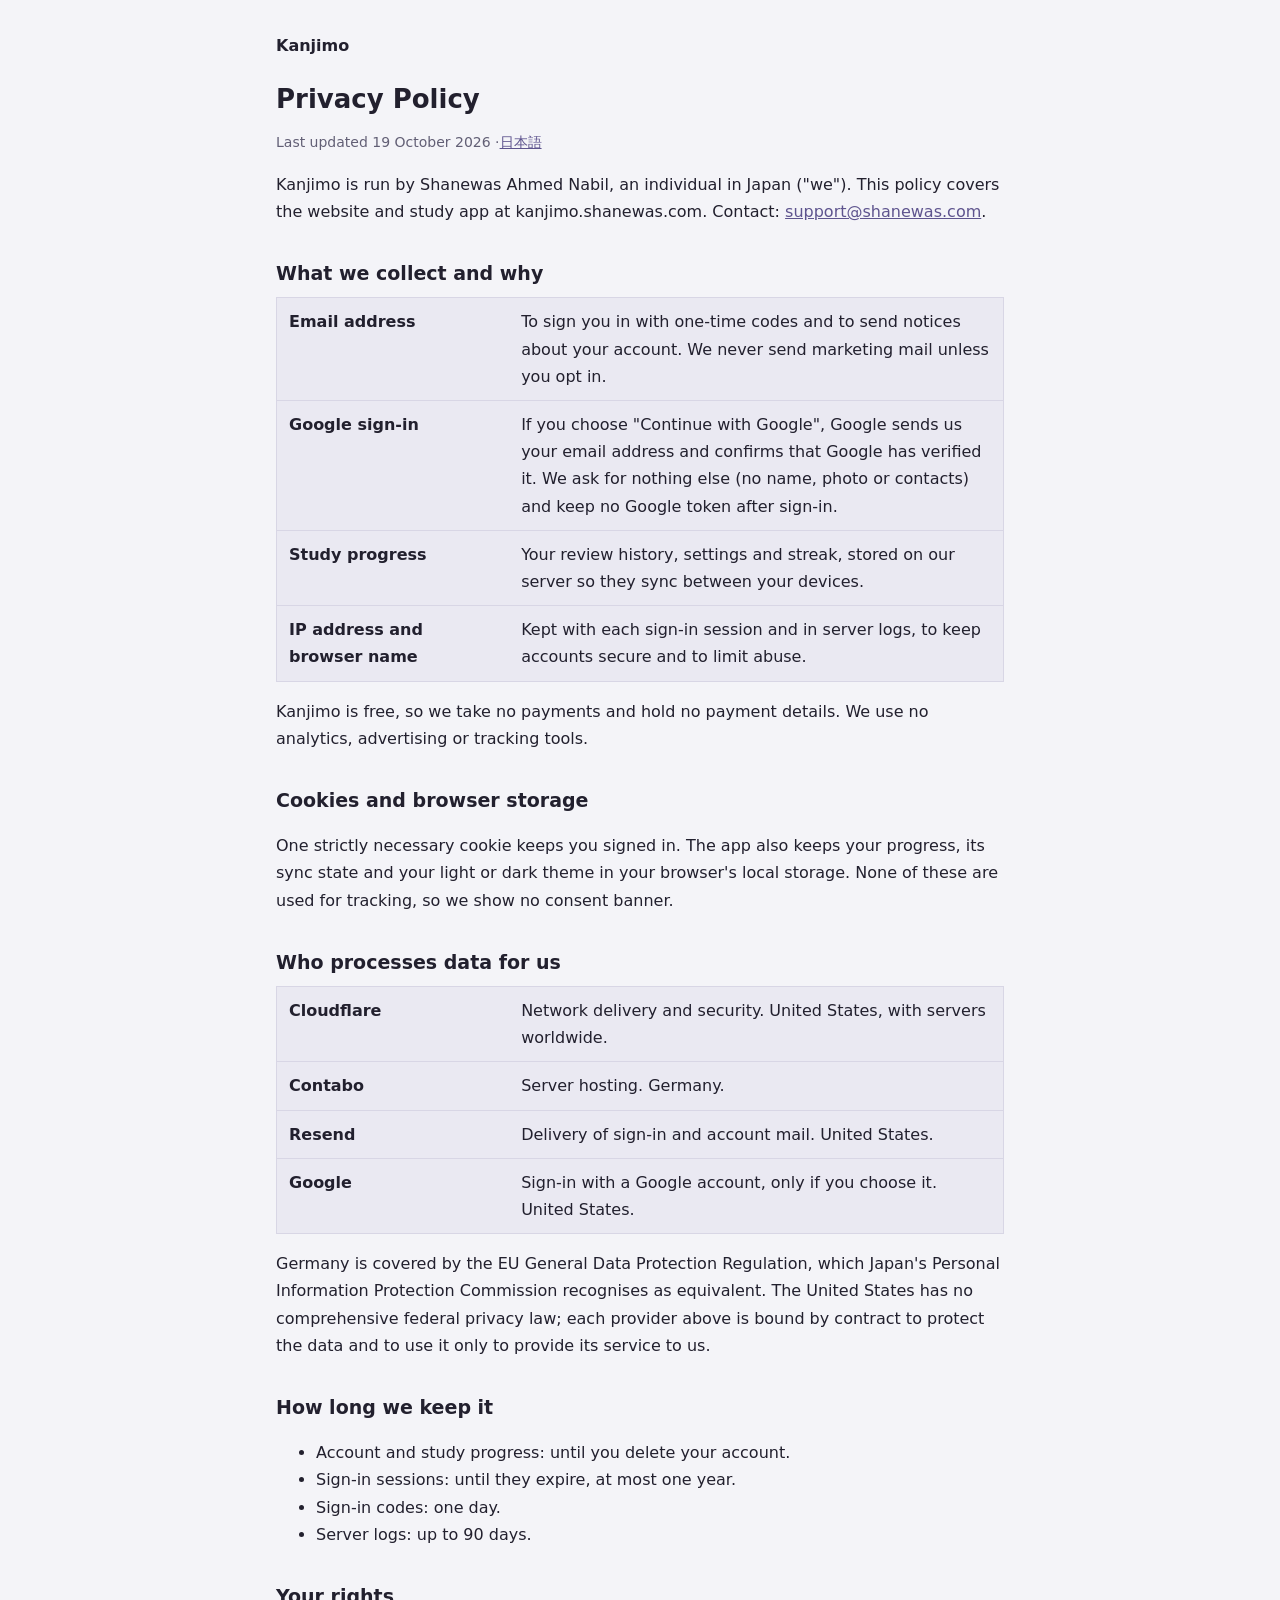
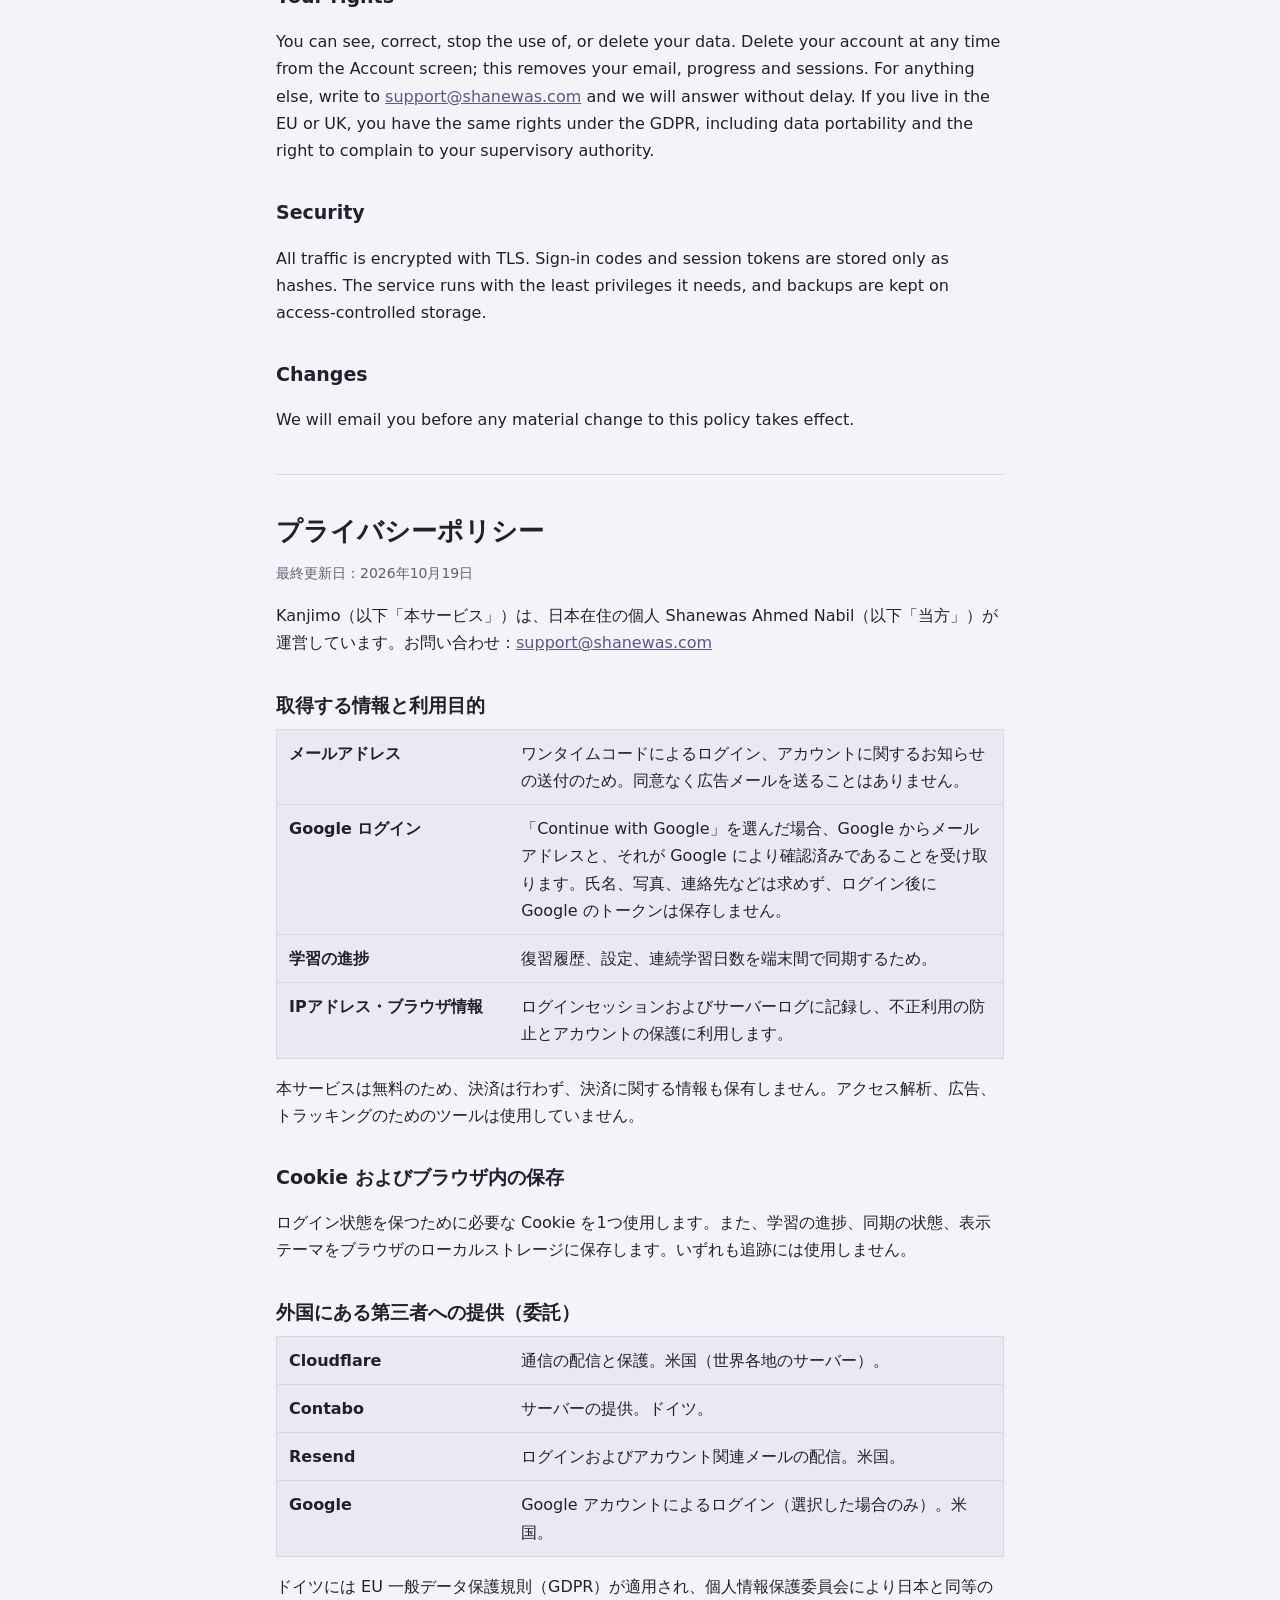
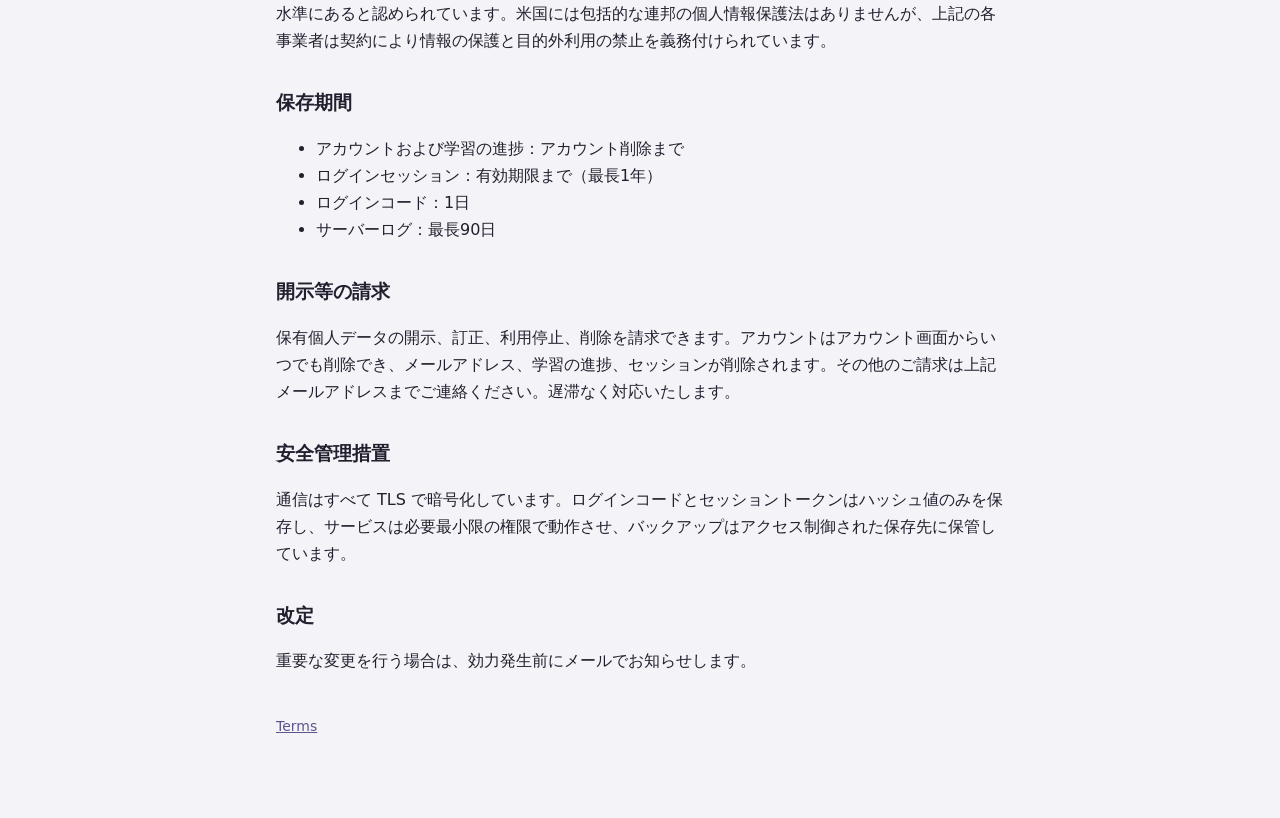
<file: legal/privacy.html>
<!DOCTYPE html>
<html lang="en">
<head>
<meta charset="utf-8">
<meta name="viewport" content="width=device-width, initial-scale=1">
<title>Privacy Policy · Kanjimo</title>
<link rel="stylesheet" href="./legal.css">
</head>
<body>
<main>
<header><a href="../app/">Kanjimo</a></header>
<h1>Privacy Policy</h1>
<p class="muted">Last updated 19 October 2026 ·<a href="#ja">日本語</a></p>

<p>Kanjimo is run by Shanewas Ahmed Nabil, an individual in Japan ("we"). This policy covers the website and study app at kanjimo.shanewas.com. Contact: <a href="mailto:support@shanewas.com">support@shanewas.com</a>.</p>

<h2>What we collect and why</h2>
<table>
<tr><th>Email address</th><td>To sign you in with one-time codes and to send notices about your account. We never send marketing mail unless you opt in.</td></tr>
<tr><th>Google sign-in</th><td>If you choose "Continue with Google", Google sends us your email address and confirms that Google has verified it. We ask for nothing else (no name, photo or contacts) and keep no Google token after sign-in.</td></tr>
<tr><th>Study progress</th><td>Your review history, settings and streak, stored on our server so they sync between your devices.</td></tr>
<tr><th>IP address and browser name</th><td>Kept with each sign-in session and in server logs, to keep accounts secure and to limit abuse.</td></tr>
</table>
<p>Kanjimo is free, so we take no payments and hold no payment details. We use no analytics, advertising or tracking tools.</p>

<h2>Cookies and browser storage</h2>
<p>One strictly necessary cookie keeps you signed in. The app also keeps your progress, its sync state and your light or dark theme in your browser's local storage. None of these are used for tracking, so we show no consent banner.</p>

<h2>Who processes data for us</h2>
<table>
<tr><th>Cloudflare</th><td>Network delivery and security. United States, with servers worldwide.</td></tr>
<tr><th>Contabo</th><td>Server hosting. Germany.</td></tr>
<tr><th>Resend</th><td>Delivery of sign-in and account mail. United States.</td></tr>
<tr><th>Google</th><td>Sign-in with a Google account, only if you choose it. United States.</td></tr>
</table>
<p>Germany is covered by the EU General Data Protection Regulation, which Japan's Personal Information Protection Commission recognises as equivalent. The United States has no comprehensive federal privacy law; each provider above is bound by contract to protect the data and to use it only to provide its service to us.</p>

<h2>How long we keep it</h2>
<ul>
<li>Account and study progress: until you delete your account.</li>
<li>Sign-in sessions: until they expire, at most one year.</li>
<li>Sign-in codes: one day.</li>
<li>Server logs: up to 90 days.</li>
</ul>

<h2>Your rights</h2>
<p>You can see, correct, stop the use of, or delete your data. Delete your account at any time from the Account screen; this removes your email, progress and sessions. For anything else, write to <a href="mailto:support@shanewas.com">support@shanewas.com</a> and we will answer without delay. If you live in the EU or UK, you have the same rights under the GDPR, including data portability and the right to complain to your supervisory authority.</p>

<h2>Security</h2>
<p>All traffic is encrypted with TLS. Sign-in codes and session tokens are stored only as hashes. The service runs with the least privileges it needs, and backups are kept on access-controlled storage.</p>

<h2>Changes</h2>
<p>We will email you before any material change to this policy takes effect.</p>

<hr>

<h1 id="ja">プライバシーポリシー</h1>
<p class="muted">最終更新日：2026年10月19日</p>
<p>Kanjimo（以下「本サービス」）は、日本在住の個人 Shanewas Ahmed Nabil（以下「当方」）が運営しています。お問い合わせ：<a href="mailto:support@shanewas.com">support@shanewas.com</a></p>

<h2>取得する情報と利用目的</h2>
<table>
<tr><th>メールアドレス</th><td>ワンタイムコードによるログイン、アカウントに関するお知らせの送付のため。同意なく広告メールを送ることはありません。</td></tr>
<tr><th>Google ログイン</th><td>「Continue with Google」を選んだ場合、Google からメールアドレスと、それが Google により確認済みであることを受け取ります。氏名、写真、連絡先などは求めず、ログイン後に Google のトークンは保存しません。</td></tr>
<tr><th>学習の進捗</th><td>復習履歴、設定、連続学習日数を端末間で同期するため。</td></tr>
<tr><th>IPアドレス・ブラウザ情報</th><td>ログインセッションおよびサーバーログに記録し、不正利用の防止とアカウントの保護に利用します。</td></tr>
</table>
<p>本サービスは無料のため、決済は行わず、決済に関する情報も保有しません。アクセス解析、広告、トラッキングのためのツールは使用していません。</p>

<h2>Cookie およびブラウザ内の保存</h2>
<p>ログイン状態を保つために必要な Cookie を1つ使用します。また、学習の進捗、同期の状態、表示テーマをブラウザのローカルストレージに保存します。いずれも追跡には使用しません。</p>

<h2>外国にある第三者への提供（委託）</h2>
<table>
<tr><th>Cloudflare</th><td>通信の配信と保護。米国（世界各地のサーバー）。</td></tr>
<tr><th>Contabo</th><td>サーバーの提供。ドイツ。</td></tr>
<tr><th>Resend</th><td>ログインおよびアカウント関連メールの配信。米国。</td></tr>
<tr><th>Google</th><td>Google アカウントによるログイン（選択した場合のみ）。米国。</td></tr>
</table>
<p>ドイツには EU 一般データ保護規則（GDPR）が適用され、個人情報保護委員会により日本と同等の水準にあると認められています。米国には包括的な連邦の個人情報保護法はありませんが、上記の各事業者は契約により情報の保護と目的外利用の禁止を義務付けられています。</p>

<h2>保存期間</h2>
<ul>
<li>アカウントおよび学習の進捗：アカウント削除まで</li>
<li>ログインセッション：有効期限まで（最長1年）</li>
<li>ログインコード：1日</li>
<li>サーバーログ：最長90日</li>
</ul>

<h2>開示等の請求</h2>
<p>保有個人データの開示、訂正、利用停止、削除を請求できます。アカウントはアカウント画面からいつでも削除でき、メールアドレス、学習の進捗、セッションが削除されます。その他のご請求は上記メールアドレスまでご連絡ください。遅滞なく対応いたします。</p>

<h2>安全管理措置</h2>
<p>通信はすべて TLS で暗号化しています。ログインコードとセッショントークンはハッシュ値のみを保存し、サービスは必要最小限の権限で動作させ、バックアップはアクセス制御された保存先に保管しています。</p>

<h2>改定</h2>
<p>重要な変更を行う場合は、効力発生前にメールでお知らせします。</p>

<nav class="legal"><a href="./terms.html">Terms</a></nav>
</main>
</body>
</html>
</file>
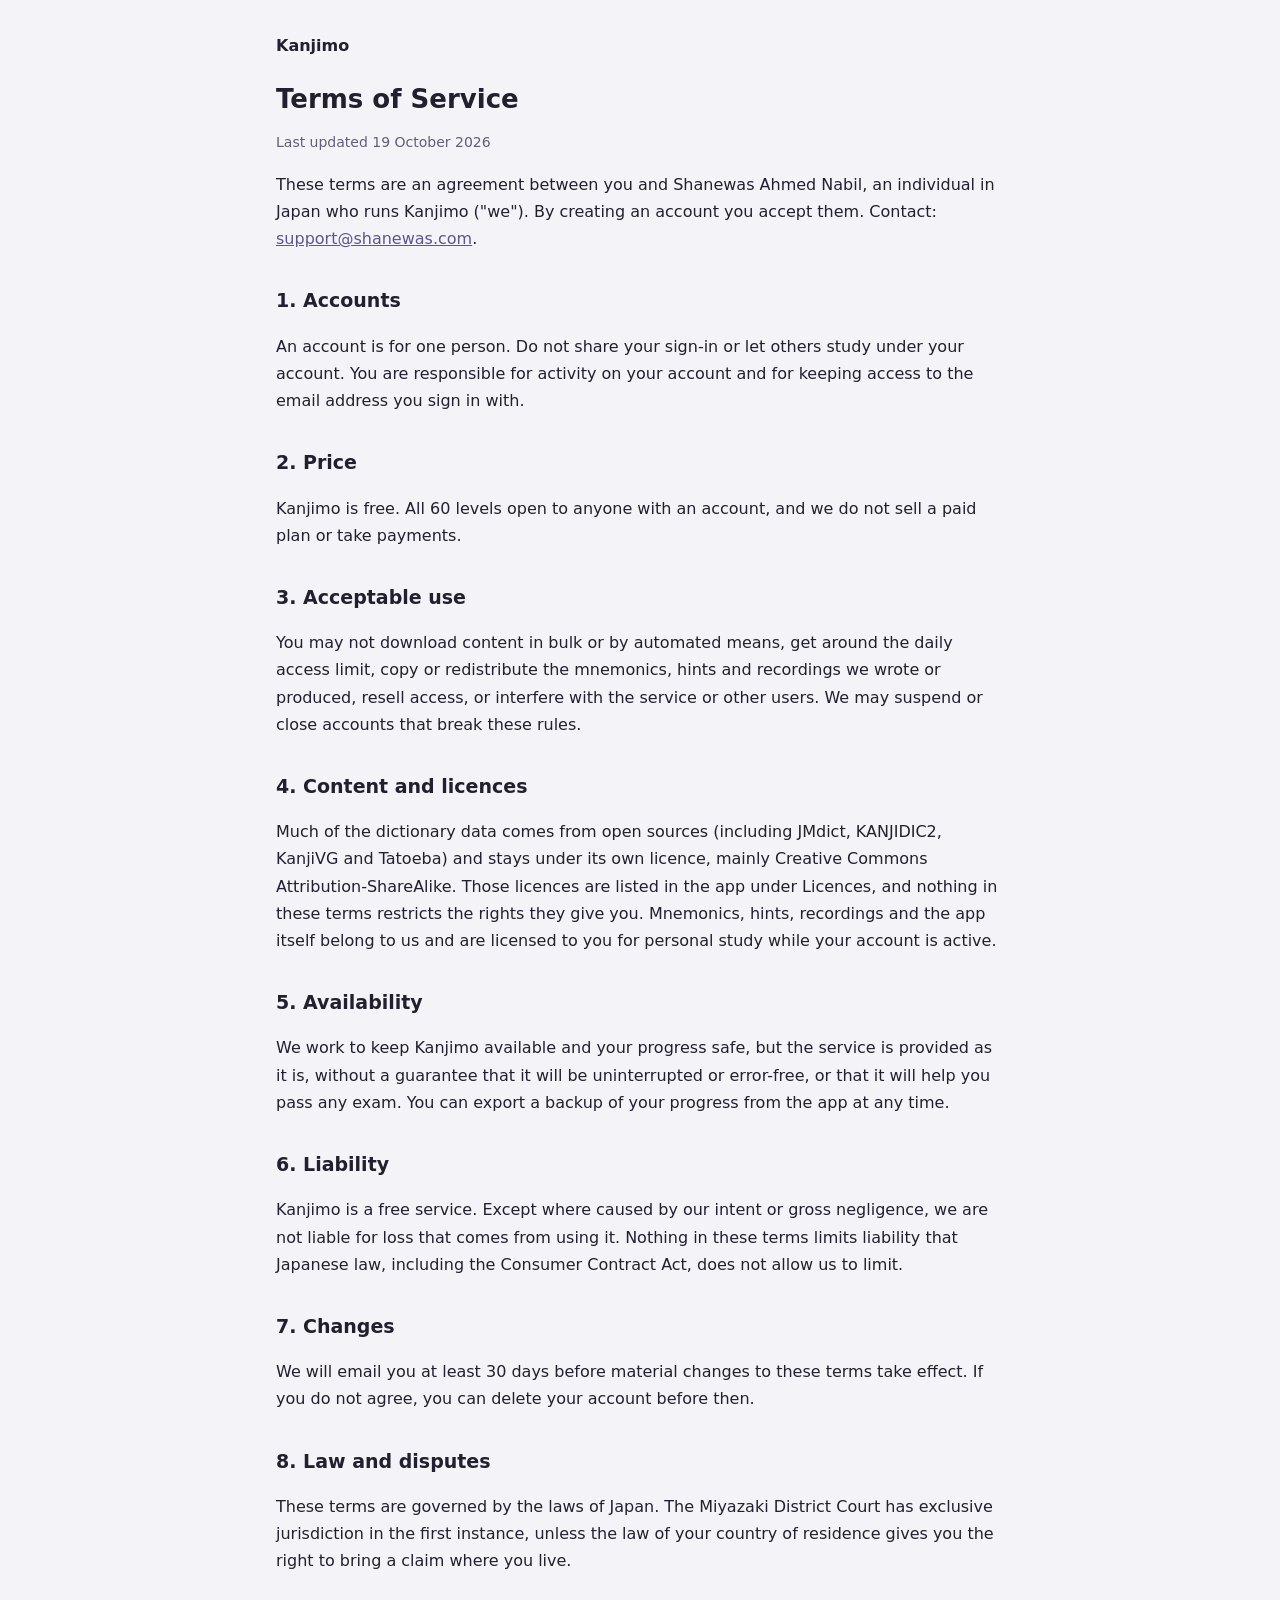
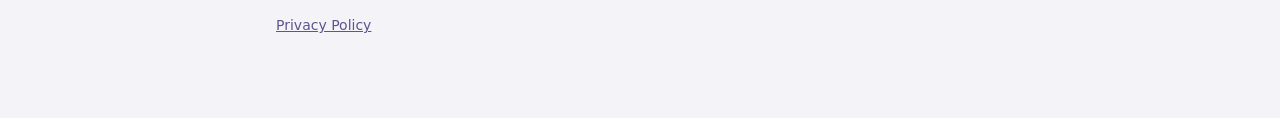
<file: legal/terms.html>
<!DOCTYPE html>
<html lang="en">
<head>
<meta charset="utf-8">
<meta name="viewport" content="width=device-width, initial-scale=1">
<title>Terms of Service · Kanjimo</title>
<link rel="stylesheet" href="./legal.css">
</head>
<body>
<main>
<header><a href="../app/">Kanjimo</a></header>
<h1>Terms of Service</h1>
<p class="muted">Last updated 19 October 2026</p>

<p>These terms are an agreement between you and Shanewas Ahmed Nabil, an individual in Japan who runs Kanjimo ("we"). By creating an account you accept them. Contact: <a href="mailto:support@shanewas.com">support@shanewas.com</a>.</p>

<h2>1. Accounts</h2>
<p>An account is for one person. Do not share your sign-in or let others study under your account. You are responsible for activity on your account and for keeping access to the email address you sign in with.</p>

<h2>2. Price</h2>
<p>Kanjimo is free. All 60 levels open to anyone with an account, and we do not sell a paid plan or take payments.</p>

<h2>3. Acceptable use</h2>
<p>You may not download content in bulk or by automated means, get around the daily access limit, copy or redistribute the mnemonics, hints and recordings we wrote or produced, resell access, or interfere with the service or other users. We may suspend or close accounts that break these rules.</p>

<h2>4. Content and licences</h2>
<p>Much of the dictionary data comes from open sources (including JMdict, KANJIDIC2, KanjiVG and Tatoeba) and stays under its own licence, mainly Creative Commons Attribution-ShareAlike. Those licences are listed in the app under Licences, and nothing in these terms restricts the rights they give you. Mnemonics, hints, recordings and the app itself belong to us and are licensed to you for personal study while your account is active.</p>

<h2>5. Availability</h2>
<p>We work to keep Kanjimo available and your progress safe, but the service is provided as it is, without a guarantee that it will be uninterrupted or error-free, or that it will help you pass any exam. You can export a backup of your progress from the app at any time.</p>

<h2>6. Liability</h2>
<p>Kanjimo is a free service. Except where caused by our intent or gross negligence, we are not liable for loss that comes from using it. Nothing in these terms limits liability that Japanese law, including the Consumer Contract Act, does not allow us to limit.</p>

<h2>7. Changes</h2>
<p>We will email you at least 30 days before material changes to these terms take effect. If you do not agree, you can delete your account before then.</p>

<h2>8. Law and disputes</h2>
<p>These terms are governed by the laws of Japan. The Miyazaki District Court has exclusive jurisdiction in the first instance, unless the law of your country of residence gives you the right to bring a claim where you live.</p>

<nav class="legal"><a href="./privacy.html">Privacy Policy</a></nav>
</main>
</body>
</html>
</file>
<file: legal/legal.css>
:root{--paper:#f4f4f8;--surface:#eae9f2;--ink:#22202e;--ink-muted:#625f75;--line:#d8d6e5;--accent:#5e548e}
@media (prefers-color-scheme:dark){:root{--paper:#171620;--surface:#211f2d;--ink:#e4e3ec;--ink-muted:#9693a8;--line:#322f42;--accent:#9f94c9}}
*{box-sizing:border-box}
body{margin:0;background:var(--paper);color:var(--ink);font:16px/1.7 system-ui,-apple-system,"Hiragino Kaku Gothic ProN","Yu Gothic",Meiryo,sans-serif}
main{max-width:760px;margin:0 auto;padding:32px 16px 80px}
header a{color:var(--ink);font-weight:600;text-decoration:none}
h1{font-size:26px;line-height:1.3;margin:24px 0 4px}
h2{font-size:19px;margin:32px 0 8px}
p,li{color:var(--ink)}
.muted{color:var(--ink-muted);font-size:14px}
a{color:var(--accent)}
table{width:100%;border-collapse:collapse;background:var(--surface);border:1px solid var(--line)}
th,td{text-align:left;vertical-align:top;padding:10px 12px;border-bottom:1px solid var(--line)}
th{width:32%;font-weight:600}
@media (max-width:560px){th,td{display:block;width:auto}th{border-bottom:0;padding-bottom:0}}
nav.legal{margin-top:40px;font-size:14px}
hr{border:0;border-top:1px solid var(--line);margin:40px 0}
/* /about/ screenshots */
.shots{display:flex;gap:16px;overflow-x:auto;margin:24px 0 8px;padding-bottom:8px;scroll-snap-type:x mandatory}
.shots figure{margin:0;flex:0 0 220px;scroll-snap-align:start}
.shots img{width:100%;height:auto;display:block;border:1px solid var(--line);border-radius:18px}
.shots figcaption{font-size:13px;color:var(--ink-muted);margin-top:6px}
</file>
